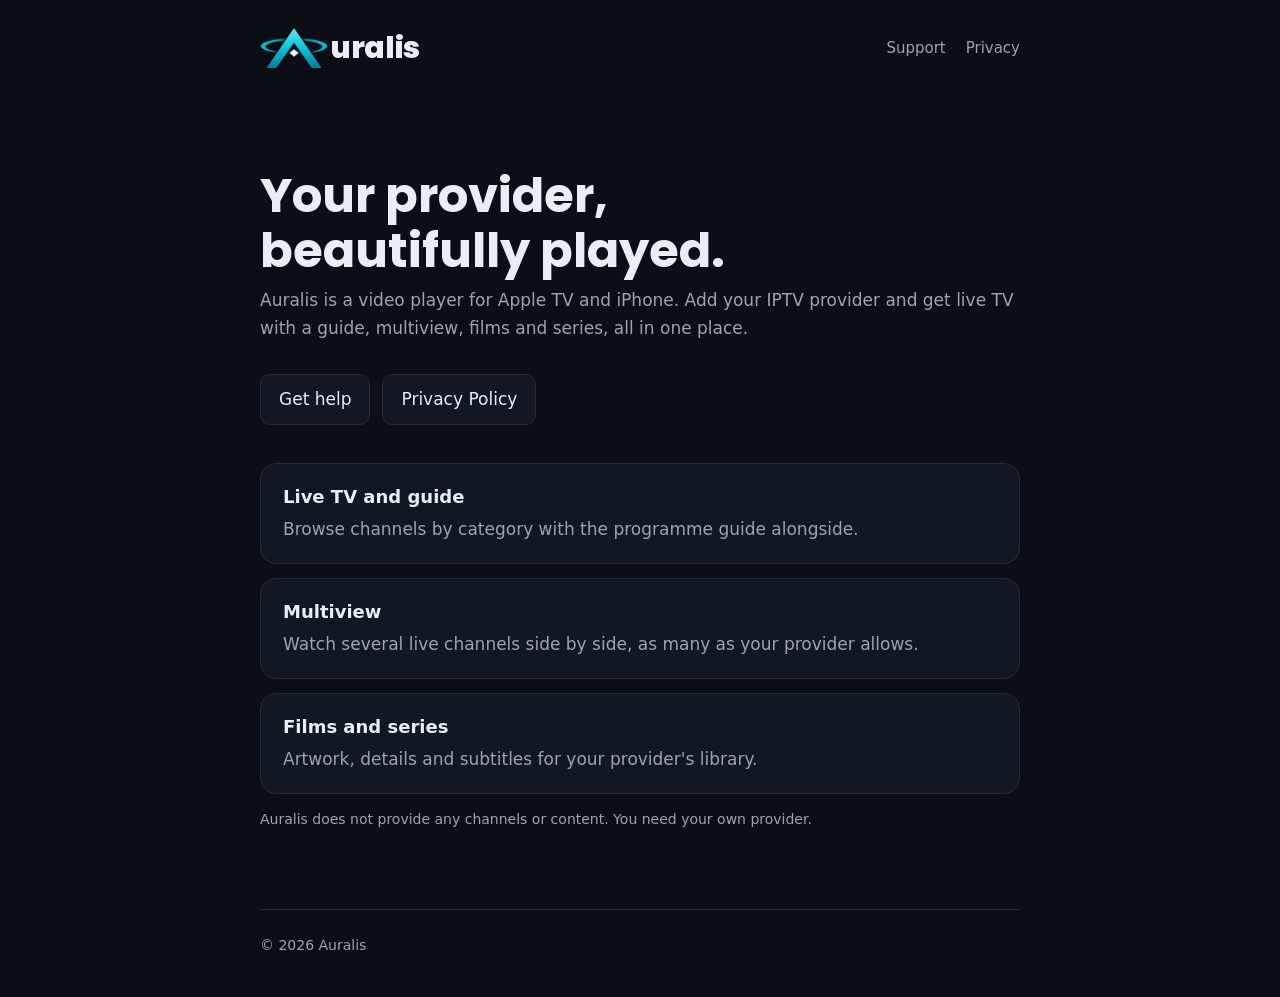
<file: index.html>
<!doctype html>
<html lang="en">
<head>
<meta charset="utf-8">
<meta name="viewport" content="width=device-width, initial-scale=1">
<title>Auralis</title>
<meta name="description" content="Auralis, a video player for your IPTV provider on Apple TV and iPhone.">
<link rel="icon" href="/assets/auralis-emblem.png">
<link rel="stylesheet" href="https://fonts.googleapis.com/css2?family=Poppins:wght@600;700;800&display=swap">
<link rel="stylesheet" href="/assets/site.css">
</head>
<body>
<header class="top">
  <a class="brand" href="/"><img src="/assets/auralis-emblem.png" alt=""><span>uralis</span></a>
  <nav><a href="/support/">Support</a><a href="/privacy/">Privacy</a></nav>
</header>
<main>
  <section class="hero">
    <h1>Your provider, beautifully played.</h1>
    <p class="lede">Auralis is a video player for Apple TV and iPhone. Add your IPTV provider and get live TV with a guide, multiview, films and series, all in one place.</p>
    <div class="cta"><a href="/support/">Get help</a><a href="/privacy/">Privacy Policy</a></div>
  </section>
  <div class="card"><h3>Live TV and guide</h3><p>Browse channels by category with the programme guide alongside.</p></div>
  <div class="card"><h3>Multiview</h3><p>Watch several live channels side by side, as many as your provider allows.</p></div>
  <div class="card"><h3>Films and series</h3><p>Artwork, details and subtitles for your provider's library.</p></div>
  <p class="updated">Auralis does not provide any channels or content. You need your own provider.</p>
</main>
<footer>© 2026 Auralis</footer>
</body>
</html>
</file>
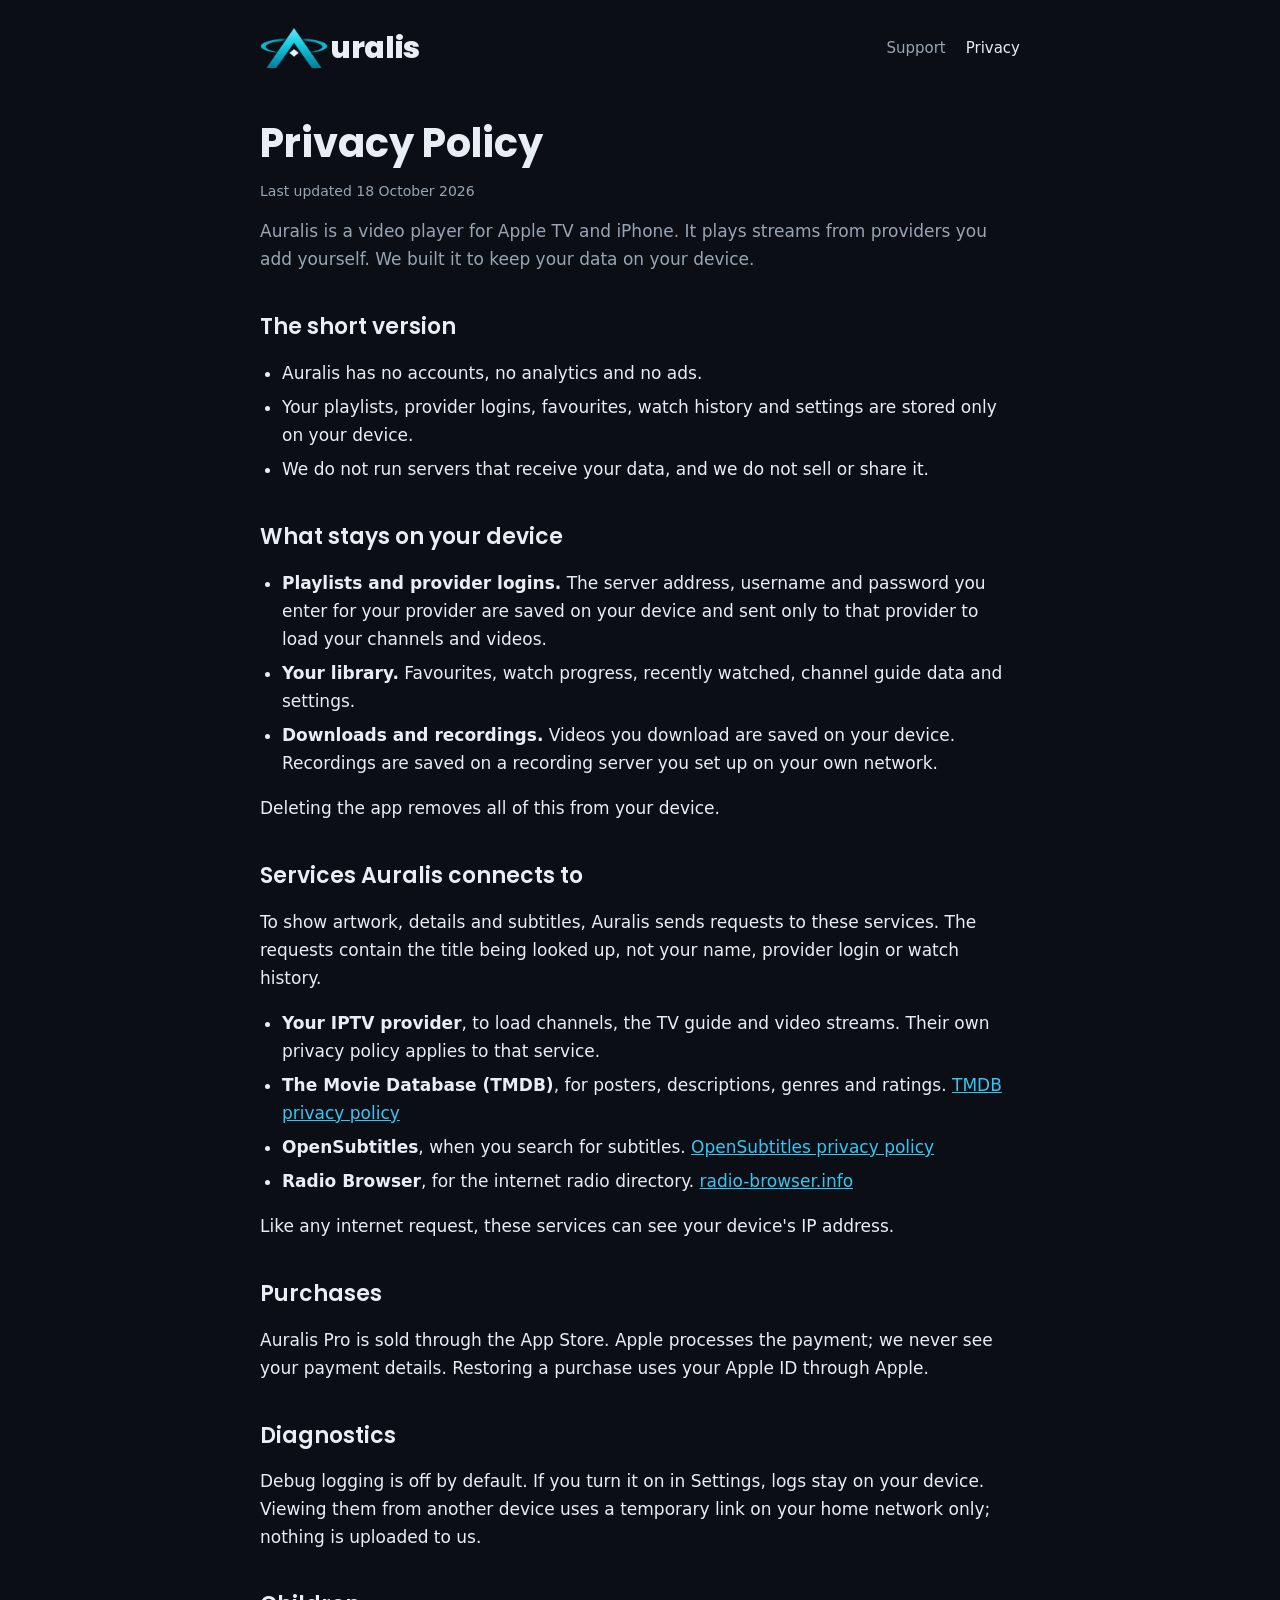
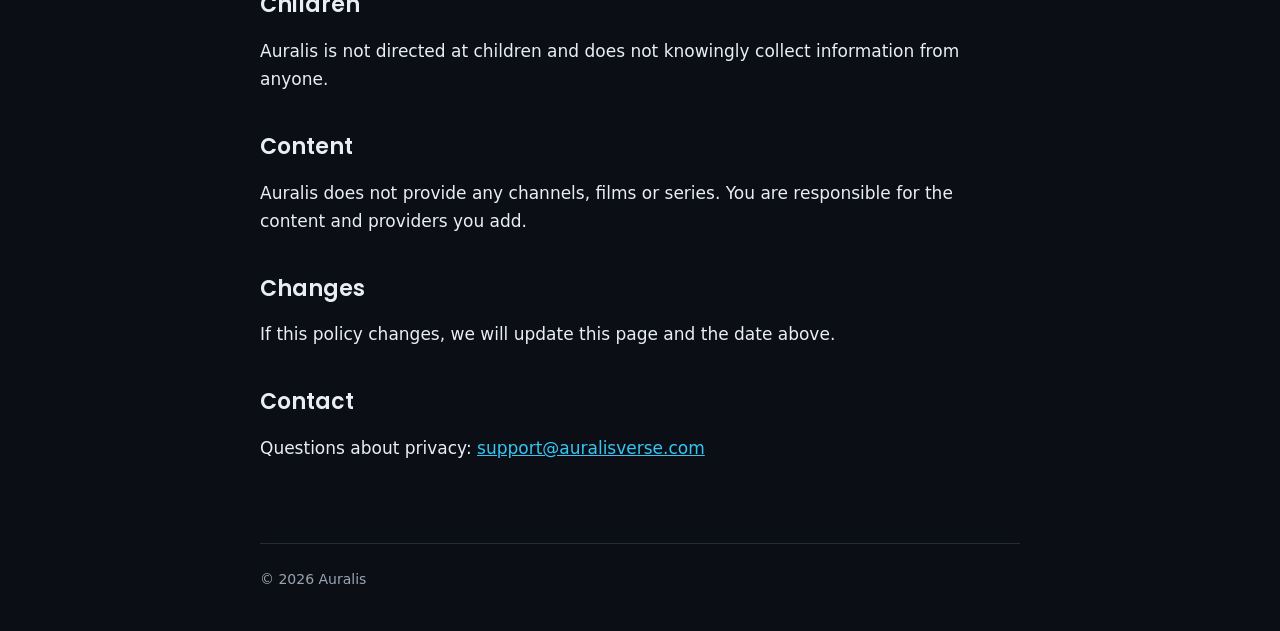
<file: privacy/index.html>
<!doctype html>
<html lang="en">
<head>
<meta charset="utf-8">
<meta name="viewport" content="width=device-width, initial-scale=1">
<title>Privacy Policy · Auralis</title>
<meta name="description" content="How the Auralis app handles your data.">
<link rel="icon" href="/assets/auralis-emblem.png">
<link rel="stylesheet" href="https://fonts.googleapis.com/css2?family=Poppins:wght@600;700;800&display=swap">
<link rel="stylesheet" href="/assets/site.css">
</head>
<body>
<header class="top">
  <a class="brand" href="/"><img src="/assets/auralis-emblem.png" alt=""><span>uralis</span></a>
  <nav><a href="/support/">Support</a><a href="/privacy/" aria-current="page">Privacy</a></nav>
</header>
<main>
  <h1>Privacy Policy</h1>
  <p class="updated">Last updated 18 October 2026</p>
  <p class="lede">Auralis is a video player for Apple TV and iPhone. It plays streams from providers you add yourself. We built it to keep your data on your device.</p>

  <h2>The short version</h2>
  <ul>
    <li>Auralis has no accounts, no analytics and no ads.</li>
    <li>Your playlists, provider logins, favourites, watch history and settings are stored only on your device.</li>
    <li>We do not run servers that receive your data, and we do not sell or share it.</li>
  </ul>

  <h2>What stays on your device</h2>
  <ul>
    <li><strong>Playlists and provider logins.</strong> The server address, username and password you enter for your provider are saved on your device and sent only to that provider to load your channels and videos.</li>
    <li><strong>Your library.</strong> Favourites, watch progress, recently watched, channel guide data and settings.</li>
    <li><strong>Downloads and recordings.</strong> Videos you download are saved on your device. Recordings are saved on a recording server you set up on your own network.</li>
  </ul>
  <p>Deleting the app removes all of this from your device.</p>

  <h2>Services Auralis connects to</h2>
  <p>To show artwork, details and subtitles, Auralis sends requests to these services. The requests contain the title being looked up, not your name, provider login or watch history.</p>
  <ul>
    <li><strong>Your IPTV provider</strong>, to load channels, the TV guide and video streams. Their own privacy policy applies to that service.</li>
    <li><strong>The Movie Database (TMDB)</strong>, for posters, descriptions, genres and ratings. <a href="https://www.themoviedb.org/privacy-policy">TMDB privacy policy</a></li>
    <li><strong>OpenSubtitles</strong>, when you search for subtitles. <a href="https://www.opensubtitles.com/en/privacy">OpenSubtitles privacy policy</a></li>
    <li><strong>Radio Browser</strong>, for the internet radio directory. <a href="https://www.radio-browser.info">radio-browser.info</a></li>
  </ul>
  <p>Like any internet request, these services can see your device's IP address.</p>

  <h2>Purchases</h2>
  <p>Auralis Pro is sold through the App Store. Apple processes the payment; we never see your payment details. Restoring a purchase uses your Apple ID through Apple.</p>

  <h2>Diagnostics</h2>
  <p>Debug logging is off by default. If you turn it on in Settings, logs stay on your device. Viewing them from another device uses a temporary link on your home network only; nothing is uploaded to us.</p>

  <h2>Children</h2>
  <p>Auralis is not directed at children and does not knowingly collect information from anyone.</p>

  <h2>Content</h2>
  <p>Auralis does not provide any channels, films or series. You are responsible for the content and providers you add.</p>

  <h2>Changes</h2>
  <p>If this policy changes, we will update this page and the date above.</p>

  <h2>Contact</h2>
  <p>Questions about privacy: <a href="mailto:support@auralisverse.com">support@auralisverse.com</a></p>
</main>
<footer>© 2026 Auralis</footer>
</body>
</html>
</file>
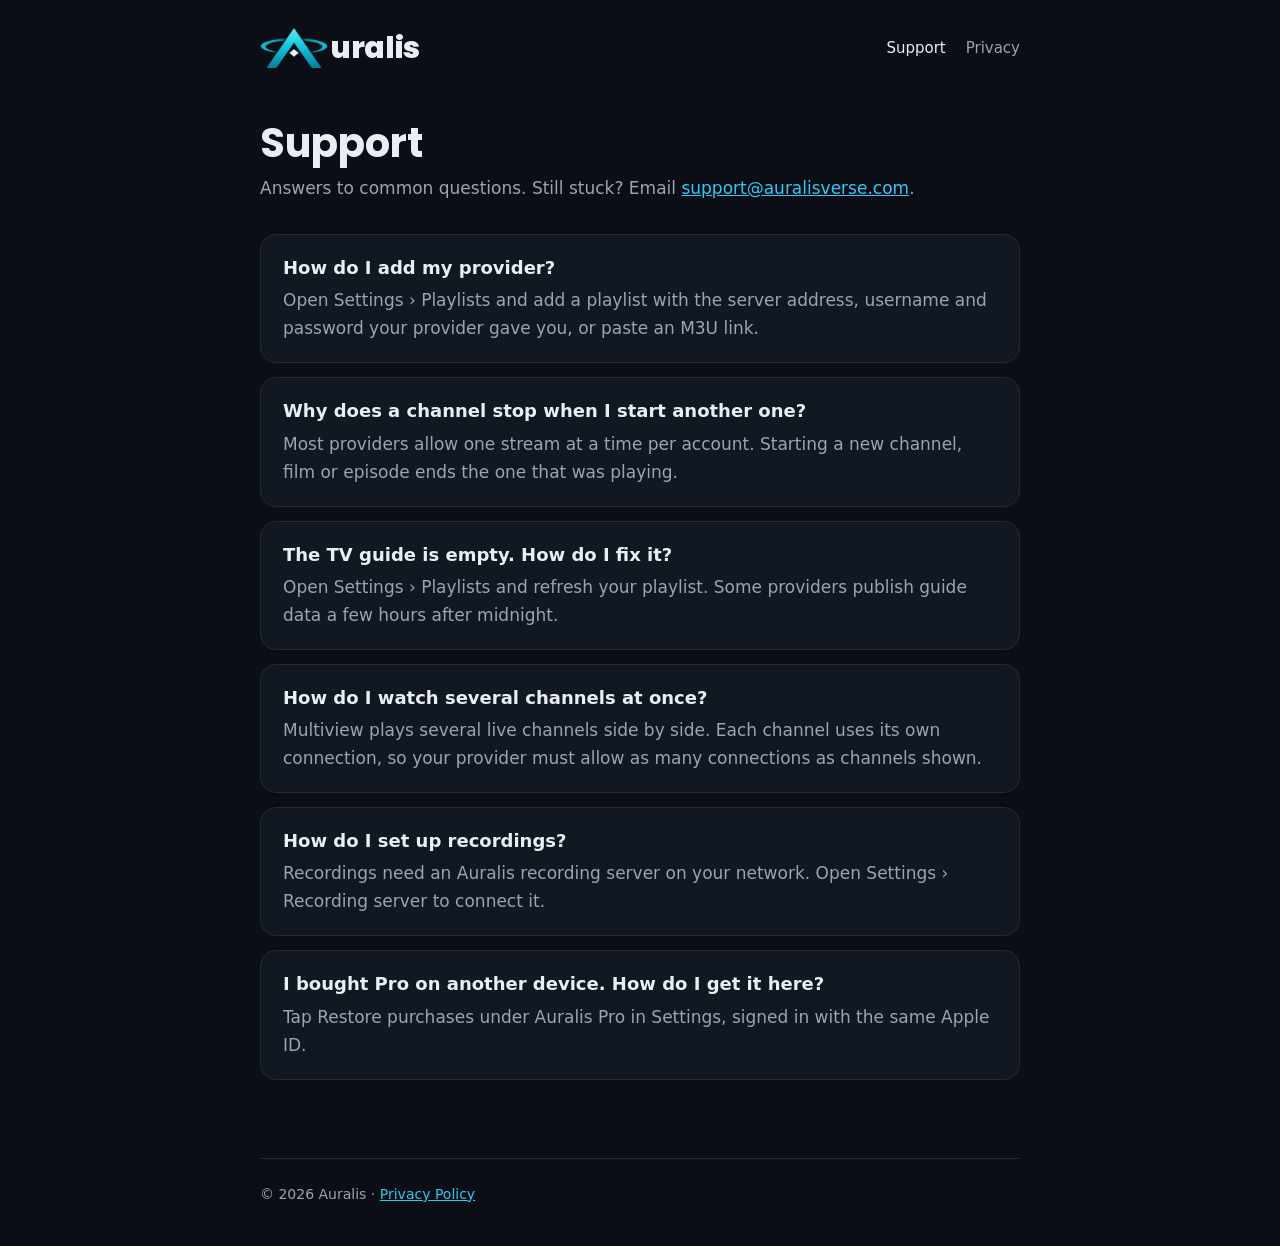
<file: support/index.html>
<!doctype html>
<html lang="en">
<head>
<meta charset="utf-8">
<meta name="viewport" content="width=device-width, initial-scale=1">
<title>Support · Auralis</title>
<meta name="description" content="Help with the Auralis app for Apple TV and iPhone.">
<link rel="icon" href="/assets/auralis-emblem.png">
<link rel="stylesheet" href="https://fonts.googleapis.com/css2?family=Poppins:wght@600;700;800&display=swap">
<link rel="stylesheet" href="/assets/site.css">
</head>
<body>
<header class="top">
  <a class="brand" href="/"><img src="/assets/auralis-emblem.png" alt=""><span>uralis</span></a>
  <nav><a href="/support/" aria-current="page">Support</a><a href="/privacy/">Privacy</a></nav>
</header>
<main>
  <h1>Support</h1>
  <p class="lede">Answers to common questions. Still stuck? Email <a href="mailto:support@auralisverse.com">support@auralisverse.com</a>.</p>

  <div class="card"><h3>How do I add my provider?</h3><p>Open Settings › Playlists and add a playlist with the server address, username and password your provider gave you, or paste an M3U link.</p></div>
  <div class="card"><h3>Why does a channel stop when I start another one?</h3><p>Most providers allow one stream at a time per account. Starting a new channel, film or episode ends the one that was playing.</p></div>
  <div class="card"><h3>The TV guide is empty. How do I fix it?</h3><p>Open Settings › Playlists and refresh your playlist. Some providers publish guide data a few hours after midnight.</p></div>
  <div class="card"><h3>How do I watch several channels at once?</h3><p>Multiview plays several live channels side by side. Each channel uses its own connection, so your provider must allow as many connections as channels shown.</p></div>
  <div class="card"><h3>How do I set up recordings?</h3><p>Recordings need an Auralis recording server on your network. Open Settings › Recording server to connect it.</p></div>
  <div class="card"><h3>I bought Pro on another device. How do I get it here?</h3><p>Tap Restore purchases under Auralis Pro in Settings, signed in with the same Apple ID.</p></div>
</main>
<footer>© 2026 Auralis · <a href="/privacy/">Privacy Policy</a></footer>
</body>
</html>
</file>
<file: assets/site.css>
:root {
  --bg: #0B0F15;
  --surface: #121821;
  --line: #222B37;
  --fg: #E9EEF4;
  --dim: #9AA4B2;
  --cyan: #35C6F4;
  --display: "Poppins", -apple-system, system-ui, sans-serif;
  --body: -apple-system, "SF Pro Text", system-ui, "Segoe UI", Roboto, sans-serif;
  color-scheme: dark;
}
* { box-sizing: border-box; }
html, body { margin: 0; }
body { background: var(--bg); color: var(--fg); font: 17px/1.65 var(--body); padding-inline: 20px; }
a { color: var(--cyan); }
a:focus-visible { outline: 2px solid var(--cyan); outline-offset: 2px; }
.top { max-width: 760px; margin: 0 auto; display: flex; align-items: center; justify-content: space-between; gap: 16px; padding-block: 28px; flex-wrap: wrap; }
.brand { display: flex; align-items: center; gap: 2px; text-decoration: none; color: var(--fg); }
.brand img { height: 40px; width: auto; }
.brand span { font: 800 30px/1 var(--display); letter-spacing: -0.01em; }
nav { display: flex; gap: 20px; font-size: 15px; }
nav a { color: var(--dim); text-decoration: none; }
nav a[aria-current="page"], nav a:hover { color: var(--fg); }
main { max-width: 760px; margin: 0 auto; padding-block: 24px 64px; }
h1 { font: 700 40px/1.15 var(--display); margin: 0 0 8px; text-wrap: balance; }
h2 { font: 600 22px/1.3 var(--display); margin: 40px 0 8px; }
.lede { color: var(--dim); margin: 0 0 32px; }
.updated { font-size: 14px; color: var(--dim); }
ul { padding-left: 22px; }
li { margin: 6px 0; }
.card { background: var(--surface); border: 1px solid var(--line); border-radius: 16px; padding: 20px 22px; margin: 14px 0; }
.card h3 { margin: 0 0 6px; font: 600 18px/1.4 var(--body); }
.card p { margin: 0; color: var(--dim); }
.hero { padding-block: 48px 24px; }
.hero h1 { font-size: 48px; }
.cta { display: flex; gap: 12px; flex-wrap: wrap; margin-top: 24px; }
.cta a { padding: 10px 18px; border-radius: 10px; border: 1px solid var(--line); text-decoration: none; color: var(--fg); background: var(--surface); }
footer { max-width: 760px; margin: 0 auto; border-top: 1px solid var(--line); padding-block: 24px 40px; font-size: 14px; color: var(--dim); }
@media (max-width: 480px) { h1, .hero h1 { font-size: 32px; } }
</file>
